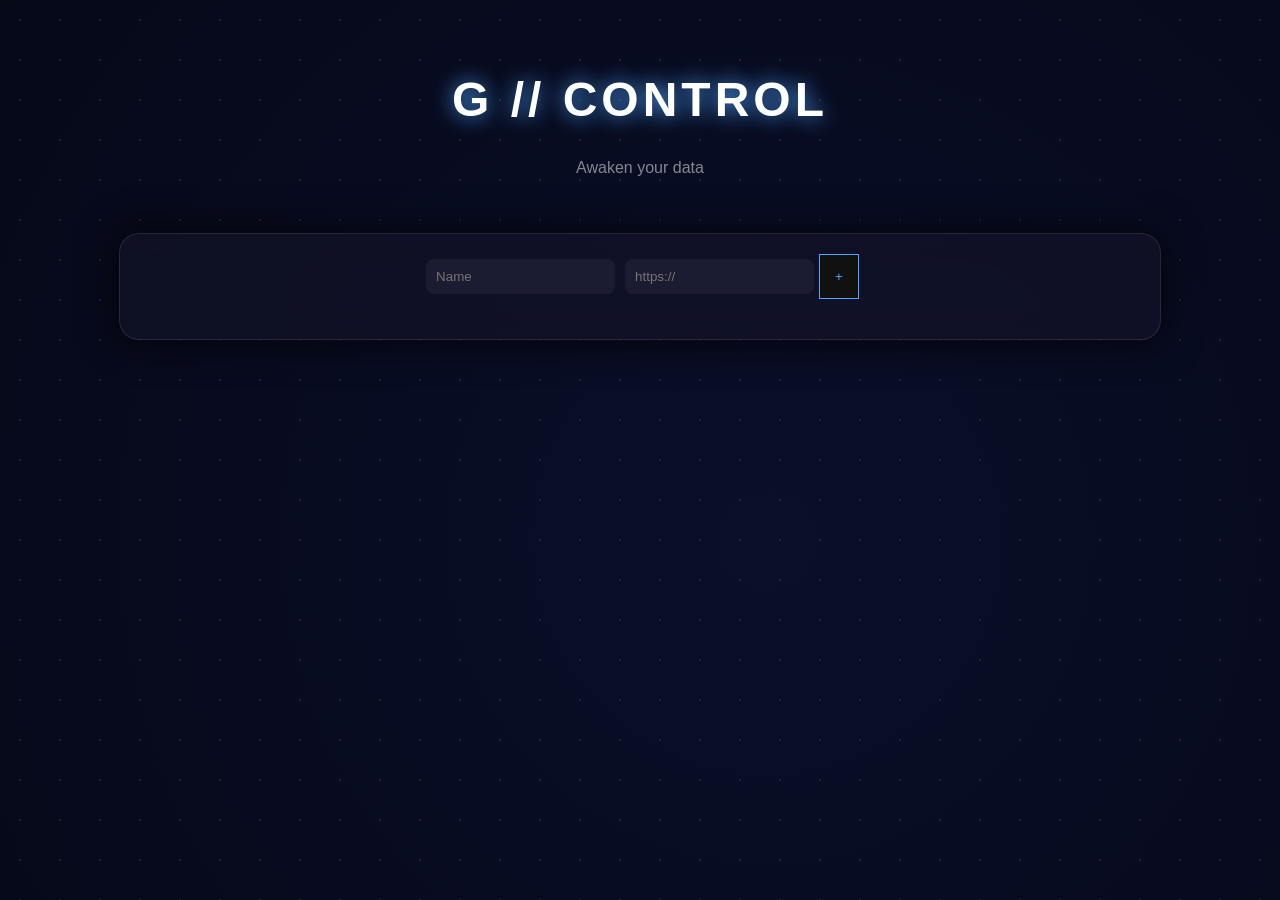
<file: index.html>
<!DOCTYPE html>
<html lang="en">
<head>
<meta charset="UTF-8">
<title>G // Control</title>
<link rel="stylesheet" href="style.css">
</head>

<body>

<div class="bg"></div>
<div class="particles"></div>

<header>
  <h1>G // CONTROL</h1>
  <p>Awaken your data</p>
</header>

<div class="panel">

  <div class="inputs">
    <input id="name" placeholder="Name">
    <input id="url" placeholder="https://">
    <button onclick="addBookmark()">+</button>
  </div>

  <div id="bookmarks"></div>

</div>

<script src="app.js"></script>
</body>
</html>
</file>
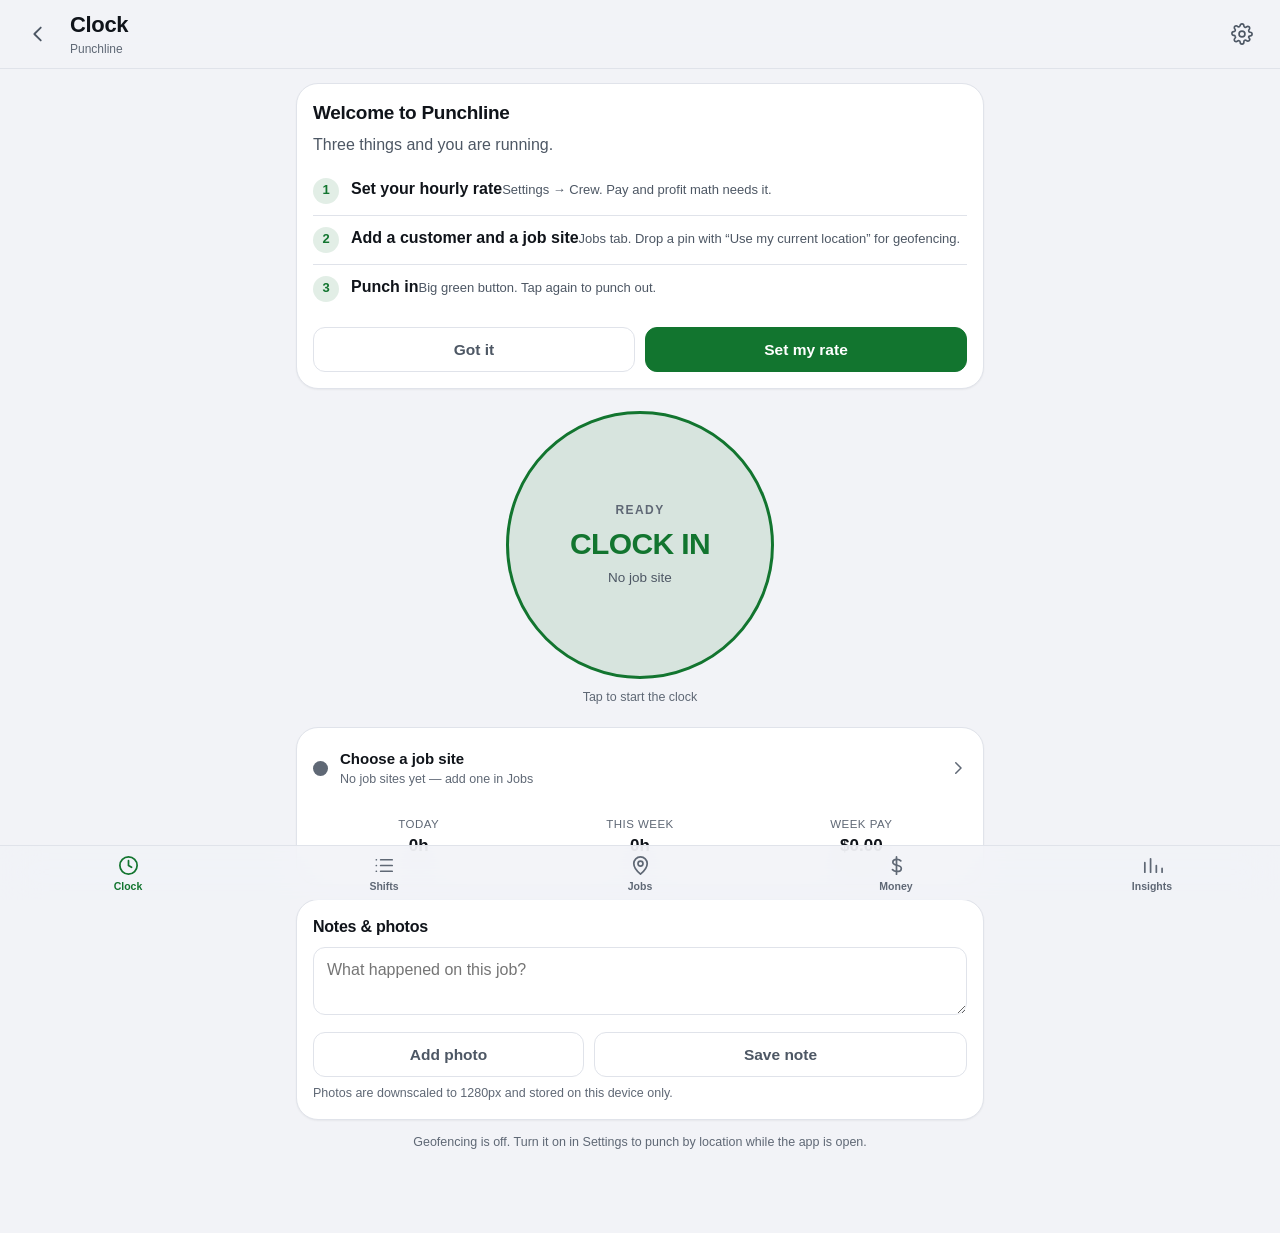
<file: punchline/index.html>
<!DOCTYPE html>
<html lang="en">
<head>
<meta charset="utf-8">
<meta name="viewport" content="width=device-width, initial-scale=1, viewport-fit=cover, maximum-scale=1">
<title>Punchline</title>
<meta name="description" content="Smart time clock and job profitability tracker for lawn-care crews.">

<link rel="manifest" href="./manifest.webmanifest">
<meta name="theme-color" content="#0a0c10" media="(prefers-color-scheme: dark)">
<meta name="theme-color" content="#f2f3f7" media="(prefers-color-scheme: light)">

<meta name="apple-mobile-web-app-capable" content="yes">
<meta name="mobile-web-app-capable" content="yes">
<meta name="apple-mobile-web-app-status-bar-style" content="black-translucent">
<meta name="apple-mobile-web-app-title" content="Punchline">
<link rel="apple-touch-icon" href="./apple-touch-icon.png">
<link rel="icon" href="./icon-192.png" sizes="192x192">
<link rel="icon" href="./icon-512.png" sizes="512x512">

<link rel="stylesheet" href="./styles.css">
</head>
<body>

<!-- Reusable SVG symbols (inline so nothing is fetched at runtime) -->
<svg width="0" height="0" style="position:absolute" aria-hidden="true" focusable="false">
  <defs>
    <symbol id="i-clock" viewBox="0 0 24 24" fill="none" stroke="currentColor" stroke-width="1.8" stroke-linecap="round" stroke-linejoin="round">
      <circle cx="12" cy="12" r="9"></circle><path d="M12 7v5l3.2 1.9"></path>
    </symbol>
    <symbol id="i-list" viewBox="0 0 24 24" fill="none" stroke="currentColor" stroke-width="1.8" stroke-linecap="round" stroke-linejoin="round">
      <path d="M8 6h12M8 12h12M8 18h12M3.5 6h.01M3.5 12h.01M3.5 18h.01"></path>
    </symbol>
    <symbol id="i-pin" viewBox="0 0 24 24" fill="none" stroke="currentColor" stroke-width="1.8" stroke-linecap="round" stroke-linejoin="round">
      <path d="M12 21s7-5.6 7-11a7 7 0 1 0-14 0c0 5.4 7 11 7 11z"></path><circle cx="12" cy="10" r="2.6"></circle>
    </symbol>
    <symbol id="i-money" viewBox="0 0 24 24" fill="none" stroke="currentColor" stroke-width="1.8" stroke-linecap="round" stroke-linejoin="round">
      <path d="M12 3v18"></path><path d="M16.5 7.2c-.9-1.1-2.4-1.7-4.2-1.7-2.5 0-4.1 1.2-4.1 3 0 4.3 8.8 2.2 8.8 6.5 0 1.9-1.8 3.2-4.5 3.2-2 0-3.7-.7-4.7-1.9"></path>
    </symbol>
    <symbol id="i-spark" viewBox="0 0 24 24" fill="none" stroke="currentColor" stroke-width="1.8" stroke-linecap="round" stroke-linejoin="round">
      <path d="M4 19V9M10 19V5M16 19v-7M22 19v-4"></path>
    </symbol>
    <symbol id="i-gear" viewBox="0 0 24 24" fill="none" stroke="currentColor" stroke-width="1.8" stroke-linecap="round" stroke-linejoin="round">
      <circle cx="12" cy="12" r="3.2"></circle>
      <path d="M19.4 14.5a1.7 1.7 0 0 0 .34 1.87l.06.06a2 2 0 1 1-2.83 2.83l-.06-.06a1.7 1.7 0 0 0-1.87-.34 1.7 1.7 0 0 0-1.03 1.56V21a2 2 0 1 1-4 0v-.1a1.7 1.7 0 0 0-1.1-1.56 1.7 1.7 0 0 0-1.87.34l-.06.06a2 2 0 1 1-2.83-2.83l.06-.06A1.7 1.7 0 0 0 4.6 14.5a1.7 1.7 0 0 0-1.56-1.03H3a2 2 0 1 1 0-4h.1A1.7 1.7 0 0 0 4.6 8.4a1.7 1.7 0 0 0-.34-1.87l-.06-.06a2 2 0 1 1 2.83-2.83l.06.06a1.7 1.7 0 0 0 1.87.34H9a1.7 1.7 0 0 0 1-1.56V3a2 2 0 1 1 4 0v.1a1.7 1.7 0 0 0 1.03 1.56 1.7 1.7 0 0 0 1.87-.34l.06-.06a2 2 0 1 1 2.83 2.83l-.06.06a1.7 1.7 0 0 0-.34 1.87V9c.2.62.77 1.05 1.42 1.06H21a2 2 0 1 1 0 4h-.1a1.7 1.7 0 0 0-1.5 1.03z"></path>
    </symbol>
    <symbol id="i-chev" viewBox="0 0 24 24" fill="none" stroke="currentColor" stroke-width="2" stroke-linecap="round" stroke-linejoin="round">
      <path d="M9 5l7 7-7 7"></path>
    </symbol>
    <symbol id="i-plus" viewBox="0 0 24 24" fill="none" stroke="currentColor" stroke-width="2" stroke-linecap="round" stroke-linejoin="round">
      <path d="M12 5v14M5 12h14"></path>
    </symbol>
    <symbol id="i-x" viewBox="0 0 24 24" fill="none" stroke="currentColor" stroke-width="2" stroke-linecap="round" stroke-linejoin="round">
      <path d="M6 6l12 12M18 6L6 18"></path>
    </symbol>
    <symbol id="i-back" viewBox="0 0 24 24" fill="none" stroke="currentColor" stroke-width="2" stroke-linecap="round" stroke-linejoin="round">
      <path d="M15 5l-7 7 7 7"></path>
    </symbol>
  </defs>
</svg>

<div id="app">

  <header class="appbar">
    <button class="iconbtn" id="backBtn" type="button" hidden aria-label="Back">
      <svg aria-hidden="true"><use href="#i-back"></use></svg>
    </button>
    <h1 id="viewTitle">Clock<span class="sub" id="viewSub">Punchline</span></h1>
    <button class="iconbtn" id="settingsBtn" type="button" aria-label="Settings">
      <svg aria-hidden="true"><use href="#i-gear"></use></svg>
    </button>
  </header>

  <main>
    <section id="view-clock"    class="view" aria-label="Clock"></section>
    <section id="view-shifts"   class="view" aria-label="Shifts"   hidden></section>
    <section id="view-jobs"     class="view" aria-label="Jobs"     hidden></section>
    <section id="view-money"    class="view" aria-label="Money"    hidden></section>
    <section id="view-insights" class="view" aria-label="Insights" hidden></section>
    <section id="view-settings" class="view" aria-label="Settings" hidden></section>
  </main>

  <nav class="tabbar" aria-label="Main">
    <a href="#/clock"    data-tab="clock"><svg aria-hidden="true"><use href="#i-clock"></use></svg>Clock</a>
    <a href="#/shifts"   data-tab="shifts"><svg aria-hidden="true"><use href="#i-list"></use></svg>Shifts</a>
    <a href="#/jobs"     data-tab="jobs"><svg aria-hidden="true"><use href="#i-pin"></use></svg>Jobs</a>
    <a href="#/money"    data-tab="money"><svg aria-hidden="true"><use href="#i-money"></use></svg>Money</a>
    <a href="#/insights" data-tab="insights"><svg aria-hidden="true"><use href="#i-spark"></use></svg>Insights</a>
  </nav>
</div>

<!-- Live region for the running timer, announced politely -->
<div id="a11yTimer" class="visually-hidden" role="status" aria-live="polite" aria-atomic="true"></div>

<!-- Modal sheet host (sheets are created here at runtime and can stack) -->
<div class="scrim" id="scrim" hidden></div>

<!-- Toast host -->
<div class="toast-host" id="toastHost" aria-live="polite" aria-atomic="false"></div>

<script src="./app.js"></script>
</body>
</html>
</file>
<file: style.css>
body {
  margin: 0;
  font-family: 'Segoe UI', sans-serif;
  background: black;
  color: white;
  overflow-x: hidden;
}

/* BACKGROUND */
.bg {
  position: fixed;
  width: 200%;
  height: 200%;
  background: radial-gradient(circle at 30% 30%, #0a0f2a, black);
  animation: moveBg 20s infinite alternate;
  z-index: -2;
}

@keyframes moveBg {
  from { transform: translate(0,0); }
  to { transform: translate(-10%, -10%); }
}

/* PARTICLES */
.particles::before {
  content: "";
  position: fixed;
  width: 100%;
  height: 100%;
  background-image: radial-gradient(white 1px, transparent 1px);
  background-size: 40px 40px;
  opacity: 0.08;
  animation: drift 60s linear infinite;
  z-index: -1;
}

@keyframes drift {
  from { transform: translateY(0); }
  to { transform: translateY(-200px); }
}

/* HEADER */
header {
  text-align: center;
  padding: 40px;
}

h1 {
  font-size: 3rem;
  letter-spacing: 4px;
  text-shadow: 0 0 20px #4da6ff;
}

header p {
  opacity: 0.5;
}

/* PANEL */
.panel {
  width: 90%;
  max-width: 1000px;
  margin: auto;
  padding: 20px;
  border-radius: 20px;
  background: rgba(20,20,40,0.6);
  backdrop-filter: blur(15px);
  border: 1px solid rgba(255,255,255,0.1);
  box-shadow: 0 0 40px rgba(0,0,0,0.8);
}

/* INPUTS */
.inputs {
  display: flex;
  justify-content: center;
  margin-bottom: 20px;
}

input {
  padding: 10px;
  margin: 5px;
  border-radius: 8px;
  border: none;
  background: rgba(255,255,255,0.05);
  color: white;
}

button {
  padding: 10px 15px;
  background: #111;
  border: 1px solid #4da6ff;
  color: #4da6ff;
  cursor: pointer;
  transition: 0.3s;
}

button:hover {
  background: #4da6ff;
  color: black;
  box-shadow: 0 0 15px #4da6ff;
}

/* BOOKMARK GRID */
#bookmarks {
  display: grid;
  grid-template-columns: repeat(auto-fill, minmax(200px, 1fr));
  gap: 20px;
}

/* CARD */
.card {
  padding: 20px;
  border-radius: 15px;
  background: rgba(10,10,20,0.8);
  border: 1px solid rgba(255,255,255,0.1);
  transition: 0.3s;
  position: relative;
  overflow: hidden;
}

.card::before {
  content: "";
  position: absolute;
  width: 200%;
  height: 200%;
  background: linear-gradient(45deg, transparent, #4da6ff, transparent);
  opacity: 0;
  transition: 0.5s;
}

.card:hover::before {
  opacity: 0.2;
}

.card:hover {
  transform: translateY(-5px) scale(1.03);
  box-shadow: 0 0 20px #4da6ff;
}

a {
  color: #9ecfff;
  text-decoration: none;
  display: block;
  margin-top: 10px;
}

.delete {
  margin-top: 10px;
  color: red;
  cursor: pointer;
  font-size: 0.8rem;
}
</file>
<file: punchline/styles.css>
/* ==========================================================================
   Punchline — styles.css
   Dark-first, iOS-flavoured. Everything is driven by custom properties so the
   light-mode override is a single block of token swaps.
   ========================================================================== */

/* ---------- 1. Tokens ---------------------------------------------------- */
:root {
  color-scheme: dark;

  --bg:            #0a0c10;
  --bg-elev:       #14181f;
  --bg-elev-2:     #1c222b;
  --bg-sunken:     #06080b;
  --card:          #14181f;
  --card-hover:    #1a2029;

  --text:          #f2f5f8;
  --text-2:        #a8b2c0;
  --text-3:        #8f99a8;

  --line:          #262d38;
  --line-strong:   #333c4a;

  --accent:        #34c759;   /* punch-in green */
  --accent-ink:    #04220e;
  --accent-soft:   rgba(52,199,89,.14);
  --danger:        #ff453a;
  --danger-soft:   rgba(255,69,58,.14);
  --warn:          #ffb020;
  --warn-soft:     rgba(255,176,32,.14);
  --info:          #4da3ff;
  --info-soft:     rgba(77,163,255,.16);
  --ot:            #ff9f0a;

  --radius-xl: 22px;
  --radius-lg: 16px;
  --radius-md: 12px;
  --radius-sm: 9px;

  --tap: 44px;
  --pad: 16px;

  --shadow-sheet: 0 -8px 40px rgba(0,0,0,.55);
  --shadow-card: 0 1px 0 rgba(255,255,255,.03);

  --font: -apple-system, BlinkMacSystemFont, "SF Pro Text", "Segoe UI", Roboto,
          "Helvetica Neue", Arial, sans-serif;
  --mono: ui-monospace, "SF Mono", SFMono-Regular, Menlo, Consolas, monospace;

  --safe-t: env(safe-area-inset-top, 0px);
  --safe-b: env(safe-area-inset-bottom, 0px);
  --safe-l: env(safe-area-inset-left, 0px);
  --safe-r: env(safe-area-inset-right, 0px);

  --tabbar-h: 56px;
}

@media (prefers-color-scheme: light) {
  :root {
    color-scheme: light;
    --bg:          #f2f3f7;
    --bg-elev:     #ffffff;
    --bg-elev-2:   #ffffff;
    --bg-sunken:   #e7e9ef;
    --card:        #ffffff;
    --card-hover:  #f7f8fb;
    --text:        #10141a;
    --text-2:      #4d5764;
    --text-3:      #5f6875;
    --line:        #e0e3ea;
    --line-strong: #c9cedb;
    --accent:      #12752f;
    --accent-ink:  #ffffff;
    --accent-soft: rgba(18,117,47,.12);
    --danger:      #d70015;
    --danger-soft: rgba(215,0,21,.10);
    --warn:        #8a5700;
    --warn-soft:   rgba(138,87,0,.10);
    --info:        #0064d2;
    --info-soft:   rgba(0,100,210,.10);
    --ot:          #8f4e00;
    --shadow-sheet: 0 -8px 40px rgba(16,20,26,.18);
    --shadow-card: 0 1px 2px rgba(16,20,26,.05);
  }
}

/* ---------- 2. Base ------------------------------------------------------ */
* { box-sizing: border-box; -webkit-tap-highlight-color: transparent; }

html, body { height: 100%; }

body {
  margin: 0;
  background: var(--bg);
  color: var(--text);
  font-family: var(--font);
  font-size: 16px;
  line-height: 1.4;
  -webkit-font-smoothing: antialiased;
  overscroll-behavior-y: none;
}

h1, h2, h3, h4 { margin: 0; font-weight: 650; letter-spacing: -.015em; }
h1 { font-size: 22px; }
h2 { font-size: 19px; }
h3 { font-size: 16px; }
p  { margin: 0 0 10px; color: var(--text-2); }

a { color: var(--info); }

button, input, select, textarea {
  font: inherit;
  color: inherit;
}

:focus-visible {
  outline: 2px solid var(--info);
  outline-offset: 2px;
  border-radius: 6px;
}

.visually-hidden {
  position: absolute !important;
  width: 1px; height: 1px;
  padding: 0; margin: -1px;
  overflow: hidden;
  clip: rect(0 0 0 0);
  clip-path: inset(50%);
  white-space: nowrap;
  border: 0;
}

.mono { font-variant-numeric: tabular-nums; font-family: var(--mono); }
.num  { font-variant-numeric: tabular-nums; }

/* ---------- 3. App frame ------------------------------------------------- */
#app {
  min-height: 100%;
  display: flex;
  flex-direction: column;
}

.appbar {
  position: sticky;
  top: 0;
  z-index: 40;
  padding: calc(var(--safe-t) + 10px) calc(var(--pad) + var(--safe-r)) 10px calc(var(--pad) + var(--safe-l));
  background: color-mix(in srgb, var(--bg) 82%, transparent);
  backdrop-filter: saturate(180%) blur(20px);
  -webkit-backdrop-filter: saturate(180%) blur(20px);
  border-bottom: 1px solid var(--line);
  display: flex;
  align-items: center;
  gap: 10px;
}
.appbar h1 { flex: 1; min-width: 0; }
.appbar .sub {
  display: block;
  font-size: 12px;
  font-weight: 500;
  color: var(--text-3);
  letter-spacing: 0;
}

.iconbtn {
  min-width: var(--tap);
  min-height: var(--tap);
  display: inline-flex;
  align-items: center;
  justify-content: center;
  background: transparent;
  border: 0;
  border-radius: 50%;
  color: var(--text-2);
  cursor: pointer;
}
.iconbtn:active { background: var(--bg-elev-2); }
.iconbtn svg { width: 22px; height: 22px; }

main {
  flex: 1;
  padding: 14px calc(var(--pad) + var(--safe-r)) calc(var(--tabbar-h) + var(--safe-b) + 26px) calc(var(--pad) + var(--safe-l));
  max-width: 720px;
  width: 100%;
  margin: 0 auto;
}

.view[hidden] { display: none; }

/* ---------- 4. Tab bar --------------------------------------------------- */
.tabbar {
  position: fixed;
  left: 0; right: 0; bottom: 0;
  z-index: 50;
  display: flex;
  padding: 4px calc(var(--safe-l)) calc(var(--safe-b)) calc(var(--safe-r));
  background: color-mix(in srgb, var(--bg) 86%, transparent);
  backdrop-filter: saturate(180%) blur(20px);
  -webkit-backdrop-filter: saturate(180%) blur(20px);
  border-top: 1px solid var(--line);
}
.tabbar a {
  flex: 1;
  min-height: var(--tap);
  display: flex;
  flex-direction: column;
  align-items: center;
  justify-content: center;
  gap: 2px;
  padding: 4px 2px 6px;
  color: var(--text-3);
  text-decoration: none;
  font-size: 10.5px;
  font-weight: 550;
}
.tabbar a svg { width: 23px; height: 23px; }
.tabbar a[aria-current="page"] { color: var(--accent); }

/* ---------- 5. Cards & lists --------------------------------------------- */
.card {
  background: var(--card);
  border: 1px solid var(--line);
  border-radius: var(--radius-xl);
  padding: 16px;
  margin: 0 0 14px;
  box-shadow: var(--shadow-card);
}
.card.tight { padding: 0; overflow: hidden; }
.card h2, .card h3 { margin-bottom: 8px; }

.section-title {
  margin: 22px 2px 8px;
  font-size: 13px;
  font-weight: 650;
  text-transform: uppercase;
  letter-spacing: .06em;
  color: var(--text-3);
}
.section-title:first-child { margin-top: 4px; }

.rows { display: flex; flex-direction: column; }
.row {
  display: flex;
  align-items: center;
  gap: 12px;
  width: 100%;
  min-height: var(--tap);
  padding: 12px 16px;
  background: transparent;
  border: 0;
  border-bottom: 1px solid var(--line);
  text-align: left;
  color: inherit;
  cursor: pointer;
  font-size: 15px;
}
.row:last-child { border-bottom: 0; }
.row:active { background: var(--card-hover); }
.row .grow { flex: 1; min-width: 0; }
.row .ttl { font-weight: 560; display: block; }
.row .meta { display: block; font-size: 12.5px; color: var(--text-3); margin-top: 2px; }
.row .right { text-align: right; flex-shrink: 0; }
.row .right .big { font-weight: 620; font-variant-numeric: tabular-nums; }
.row .chev { color: var(--text-3); flex-shrink: 0; }

.dot {
  width: 11px; height: 11px;
  border-radius: 50%;
  flex-shrink: 0;
  background: var(--accent);
}
.dot.lg { width: 15px; height: 15px; }

.kv { display: flex; justify-content: space-between; gap: 12px; padding: 7px 0; font-size: 15px; }
.kv + .kv { border-top: 1px solid var(--line); }
.kv dt, .kv .k { color: var(--text-2); }
.kv dd, .kv .v { margin: 0; font-weight: 600; font-variant-numeric: tabular-nums; }

.stats { display: grid; grid-template-columns: repeat(auto-fit, minmax(92px, 1fr)); gap: 10px; }
.stat {
  background: var(--bg-elev-2);
  border-radius: var(--radius-md);
  padding: 10px 12px;
}
.stat .lbl { font-size: 11.5px; color: var(--text-3); text-transform: uppercase; letter-spacing: .04em; }
.stat .val { font-size: 20px; font-weight: 680; font-variant-numeric: tabular-nums; margin-top: 2px; }
.stat .val.sm { font-size: 17px; }

.empty {
  text-align: center;
  padding: 34px 20px;
  color: var(--text-3);
}
.empty .big { font-size: 40px; line-height: 1; margin-bottom: 10px; }
.empty h3 { color: var(--text); margin-bottom: 6px; }

/* ---------- 6. Buttons --------------------------------------------------- */
.btn {
  -webkit-appearance: none;
  appearance: none;
  min-height: var(--tap);
  padding: 11px 18px;
  border-radius: var(--radius-md);
  border: 1px solid var(--line-strong);
  background: var(--bg-elev-2);
  color: var(--text);
  font-weight: 600;
  font-size: 15.5px;
  cursor: pointer;
  display: inline-flex;
  align-items: center;
  justify-content: center;
  gap: 8px;
}
.btn:active { transform: scale(.98); }
.btn.primary { background: var(--accent); border-color: var(--accent); color: var(--accent-ink); }
.btn.danger  { background: var(--danger-soft); border-color: transparent; color: var(--danger); }
.btn.ghost   { background: transparent; border-color: var(--line); color: var(--text-2); }
.btn.block   { display: flex; width: 100%; }
.btn.sm      { min-height: var(--tap); padding: 8px 14px; font-size: 14px; border-radius: var(--radius-sm); }
.btn[disabled] { opacity: .45; pointer-events: none; }

.btn-row { display: flex; gap: 10px; flex-wrap: wrap; }
.btn-row > .btn { flex: 1 1 140px; }

.chips { display: flex; gap: 8px; flex-wrap: wrap; }
.chip {
  min-height: var(--tap);
  padding: 10px 15px;
  border-radius: 999px;
  border: 1px solid var(--line-strong);
  background: var(--bg-elev-2);
  color: var(--text-2);
  font-size: 14px;
  font-weight: 560;
  cursor: pointer;
  display: inline-flex;
  align-items: center;
  gap: 6px;
}
.chip[aria-pressed="true"], .chip.on {
  background: var(--accent-soft);
  border-color: var(--accent);
  color: var(--accent);
}
.chip.info { background: var(--info-soft); border-color: transparent; color: var(--info); }

.badge {
  display: inline-block;
  padding: 3px 8px;
  border-radius: 999px;
  font-size: 11.5px;
  font-weight: 660;
  background: var(--bg-elev-2);
  color: var(--text-2);
  white-space: nowrap;
}
.badge.good { background: var(--accent-soft); color: var(--accent); }
.badge.warn { background: var(--warn-soft); color: var(--warn); }
.badge.bad  { background: var(--danger-soft); color: var(--danger); }
.badge.info { background: var(--info-soft); color: var(--info); }

/* ---------- 7. Clock screen --------------------------------------------- */
.punch-wrap {
  display: flex;
  flex-direction: column;
  align-items: center;
  padding: 8px 0 4px;
}
.punch {
  position: relative;
  width: min(74vw, 268px);
  height: min(74vw, 268px);
  border-radius: 50%;
  border: 3px solid var(--line-strong);
  background: var(--bg-elev);
  color: var(--text);
  display: flex;
  flex-direction: column;
  align-items: center;
  justify-content: center;
  gap: 4px;
  cursor: pointer;
  user-select: none;
  -webkit-user-select: none;
  touch-action: manipulation;
}
.punch:active { transform: scale(.985); }
.punch .lead { font-size: 12px; letter-spacing: .12em; text-transform: uppercase; color: var(--text-3); font-weight: 650; }
.punch .main { font-size: 30px; font-weight: 700; letter-spacing: -.02em; }
.punch .timer { font-size: clamp(34px, 11vw, 46px); font-weight: 300; font-variant-numeric: tabular-nums; letter-spacing: -.02em; }
.punch .sub { font-size: 13.5px; color: var(--text-2); font-variant-numeric: tabular-nums; }

.punch.out { border-color: var(--accent); background: var(--accent-soft); }
.punch.out .main { color: var(--accent); }
.punch.in  { border-color: var(--accent); }
.punch.in .lead { color: var(--accent); }
.punch.brk { border-color: var(--warn); }
.punch.brk .lead { color: var(--warn); }

.punch-hint { margin-top: 10px; font-size: 12.5px; color: var(--text-3); text-align: center; }

.live-row { display: flex; gap: 10px; margin-top: 14px; }
.live-row .stat { flex: 1; text-align: center; }

.notefield {
  width: 100%;
  min-height: 44px;
  resize: vertical;
  padding: 11px 13px;
  border-radius: var(--radius-md);
  border: 1px solid var(--line);
  background: var(--bg-elev-2);
  color: var(--text);
}

.thumbs { display: flex; gap: 8px; flex-wrap: wrap; margin-top: 10px; }
.thumb {
  position: relative;
  width: 80px; height: 80px;
  border-radius: var(--radius-md);
  overflow: hidden;
  border: 1px solid var(--line);
  background: var(--bg-sunken);
  padding: 0;
  cursor: pointer;
}
.thumb img { width: 100%; height: 100%; object-fit: cover; display: block; }
/* Corner delete badge. Its visual footprint is 32px so it does not swallow the
   thumbnail; the touch target is padded out to 44px with a transparent ring. */
.thumb .x {
  position: absolute; top: 0; right: 0;
  width: 44px; height: 44px;
  display: flex; align-items: flex-start; justify-content: flex-end;
  padding: 4px;
  background: none; border: 0; color: #fff;
  font-size: 18px; line-height: 24px; cursor: pointer;
}
.thumb .x::before {
  content: "";
  position: absolute; top: 4px; right: 4px;
  width: 26px; height: 26px; border-radius: 50%;
  background: rgba(0,0,0,.72);
}
.thumb .x > * { position: relative; }

/* ---------- 8. Forms ----------------------------------------------------- */
.field { margin-bottom: 14px; }
.field > label, .lbl-txt {
  display: block;
  font-size: 12.5px;
  font-weight: 600;
  color: var(--text-2);
  margin-bottom: 6px;
  letter-spacing: .01em;
}
.field .hint { font-size: 12px; color: var(--text-3); margin-top: 5px; }
.field .err  { font-size: 12.5px; color: var(--danger); margin-top: 5px; display: none; }
.field.invalid .err { display: block; }
.field.invalid input, .field.invalid select, .field.invalid textarea { border-color: var(--danger); }

input[type=text], input[type=number], input[type=tel], input[type=date],
input[type=time], input[type=datetime-local], select, textarea {
  -webkit-appearance: none;
  appearance: none;
  width: 100%;
  min-height: var(--tap);
  padding: 11px 13px;
  border-radius: var(--radius-md);
  border: 1px solid var(--line);
  background: var(--bg-elev-2);
  color: var(--text);
}
select {
  background-image: linear-gradient(45deg, transparent 50%, currentColor 50%),
                    linear-gradient(135deg, currentColor 50%, transparent 50%);
  background-position: calc(100% - 19px) 50%, calc(100% - 13px) 50%;
  background-size: 6px 6px, 6px 6px;
  background-repeat: no-repeat;
  padding-right: 34px;
}
input[type=color] { width: 52px; height: 44px; padding: 3px; border-radius: var(--radius-md); border: 1px solid var(--line); background: var(--bg-elev-2); }
input[type=range] { width: 100%; height: 44px; background: transparent; accent-color: var(--accent); }
input[type=file] { font-size: 14px; color: var(--text-2); }

.two-up { display: grid; grid-template-columns: 1fr 1fr; gap: 10px; }
.three-up { display: grid; grid-template-columns: 1fr 1fr 1fr; gap: 10px; }

.switch-row {
  display: flex; align-items: center; gap: 12px;
  min-height: var(--tap); padding: 9px 0;
  border-bottom: 1px solid var(--line);
}
.switch-row:last-child { border-bottom: 0; }
.switch-row .grow { flex: 1; }
.switch-row .grow .ttl { font-weight: 560; display: block; }
.switch-row .grow .meta { display: block; font-size: 12.5px; color: var(--text-3); }
.switch {
  position: relative;
  width: 51px; height: 31px;
  flex-shrink: 0;
  border-radius: 999px;
  border: 0;
  background: var(--line-strong);
  cursor: pointer;
  transition: background .18s ease;
}
.switch::after {
  content: "";
  position: absolute; top: 2px; left: 2px;
  width: 27px; height: 27px; border-radius: 50%;
  background: #fff;
  transition: transform .18s ease;
  box-shadow: 0 1px 3px rgba(0,0,0,.35);
}
.switch[aria-checked="true"] { background: var(--accent); }
.switch[aria-checked="true"]::after { transform: translateX(20px); }

/* ---------- 9. Sheets, toasts, dialogs ----------------------------------- */
.scrim {
  position: fixed; inset: 0; z-index: 100;
  background: rgba(0,0,0,.55);
  backdrop-filter: blur(2px);
  display: flex; align-items: flex-end; justify-content: center;
  animation: fade .18s ease;
}
.scrim[hidden] { display: none; }
@keyframes fade { from { opacity: 0 } to { opacity: 1 } }
@keyframes rise { from { transform: translateY(24px); opacity: .6 } to { transform: none; opacity: 1 } }

.sheet {
  width: 100%;
  max-width: 640px;
  max-height: 92vh;
  overflow-y: auto;
  -webkit-overflow-scrolling: touch;
  background: var(--bg-elev);
  border: 1px solid var(--line);
  border-bottom: 0;
  border-radius: 22px 22px 0 0;
  box-shadow: var(--shadow-sheet);
  padding: 8px calc(var(--pad) + var(--safe-r)) calc(var(--safe-b) + 20px) calc(var(--pad) + var(--safe-l));
  animation: rise .22s cubic-bezier(.2,.8,.3,1);
}
.sheet .grab {
  width: 38px; height: 5px; border-radius: 3px;
  background: var(--line-strong);
  margin: 6px auto 12px;
}
.sheet-head {
  display: flex; align-items: center; gap: 10px;
  margin-bottom: 14px;
}
.sheet-head h2 { flex: 1; }
.sheet-foot { display: flex; gap: 10px; margin-top: 18px; }
.sheet-foot .btn { flex: 1; }

@media (min-width: 700px) {
  .scrim { align-items: center; }
  .sheet { border-radius: 22px; border-bottom: 1px solid var(--line); max-height: 86vh; }
}

.toast-host {
  position: fixed;
  left: 0; right: 0;
  bottom: calc(var(--tabbar-h) + var(--safe-b) + 12px);
  z-index: 120;
  display: flex; flex-direction: column; align-items: center; gap: 8px;
  pointer-events: none;
  padding: 0 16px;
}
.toast {
  pointer-events: auto;
  max-width: 460px;
  width: 100%;
  background: var(--bg-elev-2);
  border: 1px solid var(--line-strong);
  color: var(--text);
  border-radius: var(--radius-md);
  padding: 12px 14px;
  font-size: 14.5px;
  box-shadow: 0 8px 30px rgba(0,0,0,.4);
  animation: rise .2s ease;
  display: flex; align-items: center; gap: 10px;
}
.toast .barbell { width: 3px; align-self: stretch; border-radius: 2px; background: var(--accent); flex-shrink: 0; }
.toast.err .barbell { background: var(--danger); }
.toast.warn .barbell { background: var(--warn); }

/* ---------- 10. Nudges --------------------------------------------------- */
.nudge {
  display: flex; gap: 12px; align-items: flex-start;
  border: 1px solid var(--line);
  border-left: 3px solid var(--warn);
  background: var(--card);
  border-radius: var(--radius-lg);
  padding: 13px 14px;
  margin-bottom: 10px;
}
.nudge.info { border-left-color: var(--info); }
.nudge.bad  { border-left-color: var(--danger); }
.nudge.good { border-left-color: var(--accent); }
.nudge .grow { flex: 1; min-width: 0; }
.nudge .ttl { font-weight: 620; font-size: 15px; }
.nudge .meta { font-size: 13px; color: var(--text-2); margin-top: 3px; }
.nudge .btn { margin-top: 10px; }

/* ---------- 11. Progress / charts ---------------------------------------- */
.bar {
  height: 10px;
  border-radius: 999px;
  background: var(--bg-sunken);
  overflow: hidden;
  border: 1px solid var(--line);
}
.bar > span { display: block; height: 100%; background: var(--accent); border-radius: 999px; }
.bar > span.over { background: var(--ot); }

.chart { width: 100%; height: auto; display: block; overflow: visible; }
.chart .grid { stroke: var(--line); stroke-width: 1; }
.chart .barfill { fill: var(--accent); }
.chart .barfill.dim { fill: var(--line-strong); }
.chart .lbl { fill: var(--text-3); font-size: 10px; font-family: var(--font); }
.chart .vlbl { fill: var(--text-2); font-size: 9.5px; font-family: var(--font); font-variant-numeric: tabular-nums; }
.chart .line { fill: none; stroke: var(--info); stroke-width: 2.5; stroke-linejoin: round; stroke-linecap: round; }
.chart .pt { fill: var(--info); }

/* ---------- 12. Tables --------------------------------------------------- */
.table-wrap { overflow-x: auto; -webkit-overflow-scrolling: touch; margin: 0 -4px; }
table.data {
  width: 100%;
  border-collapse: collapse;
  font-size: 14px;
  min-width: 340px;
}
table.data th, table.data td {
  text-align: right;
  padding: 9px 8px;
  border-bottom: 1px solid var(--line);
  white-space: nowrap;
  font-variant-numeric: tabular-nums;
}
table.data th { color: var(--text-3); font-size: 11.5px; text-transform: uppercase; letter-spacing: .04em; font-weight: 650; }
table.data th:first-child, table.data td:first-child { text-align: left; white-space: normal; }
table.data tr:last-child td { border-bottom: 0; }

/* ---------- 13. Onboarding ----------------------------------------------- */
.onboard-steps { counter-reset: step; margin: 6px 0 0; padding: 0; list-style: none; }
.onboard-steps li {
  display: flex; gap: 12px; align-items: flex-start;
  padding: 11px 0; border-bottom: 1px solid var(--line);
}
.onboard-steps li:last-child { border-bottom: 0; }
.onboard-steps .n {
  width: 26px; height: 26px; border-radius: 50%;
  background: var(--accent-soft); color: var(--accent);
  display: flex; align-items: center; justify-content: center;
  font-size: 13px; font-weight: 700; flex-shrink: 0;
}
.onboard-steps .ttl { font-weight: 600; }
.onboard-steps .meta { font-size: 13px; color: var(--text-2); }

/* ---------- 14. Misc ----------------------------------------------------- */
.swipe-hint { font-size: 12px; color: var(--text-3); text-align: center; margin: 4px 0 12px; }

.grp-head {
  display: flex; align-items: baseline; gap: 8px;
  margin: 20px 2px 8px;
}
.grp-head h3 { flex: 1; font-size: 15px; }
.grp-head .tot { font-size: 13px; color: var(--text-2); font-variant-numeric: tabular-nums; }

.day-head {
  padding: 10px 16px 4px;
  font-size: 12.5px;
  font-weight: 620;
  color: var(--text-3);
  background: var(--card);
}

.inline-note { font-size: 12.5px; color: var(--text-3); margin-top: 8px; }

.pill-nav { display: flex; gap: 8px; overflow-x: auto; padding: 2px 0 10px; -webkit-overflow-scrolling: touch; }
.pill-nav::-webkit-scrollbar { display: none; }

/* ---- 15. Invoice fallback overlay (used when a popup is blocked) --------- */
#invoiceOverlay {
  position: fixed; inset: 0; z-index: 200;
  background: var(--bg);
  display: flex; flex-direction: column;
}
#invoiceOverlay .invoice-bar {
  display: flex; gap: 10px; justify-content: flex-end;
  padding: calc(var(--safe-t) + 8px) 12px 8px;
  border-bottom: 1px solid var(--line);
  background: var(--bg-elev);
}
#invoiceOverlay iframe {
  flex: 1;
  width: 100%;
  border: 0;
  background: #fff;
}

@media print {
  .appbar, .tabbar, .toast-host, .scrim { display: none !important; }
  #invoiceOverlay .invoice-bar { display: none !important; }
  body { background: #fff; color: #000; }
}

@media (prefers-reduced-motion: reduce) {
  *, *::before, *::after { animation-duration: .001ms !important; transition-duration: .001ms !important; }
}
</file>
